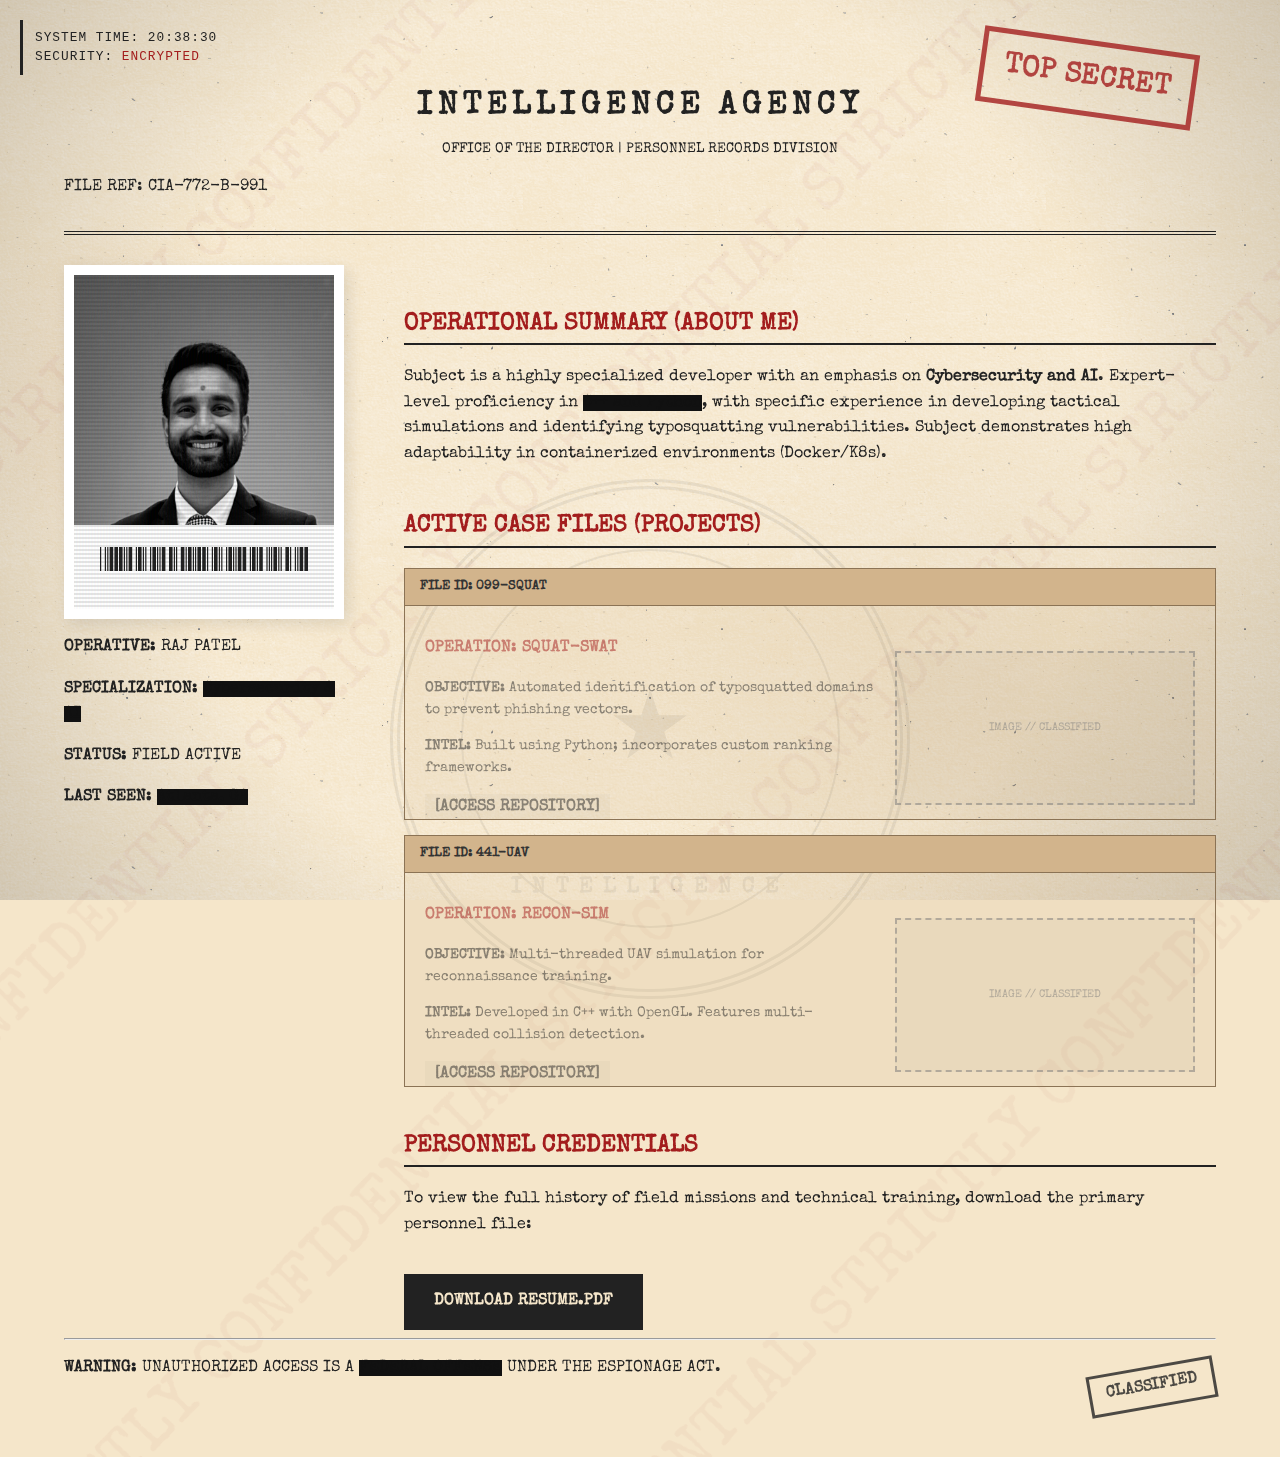
<file: index.html>
<!DOCTYPE html>
<html lang="en">
<head>
    <meta charset="UTF-8">
    <meta name="viewport" content="width=device-width, initial-scale=1.0">
    <title>Raj Patel</title>
    
    <link href="https://fonts.googleapis.com/css2?family=Special+Elite&family=Libre+Barcode+39&display=swap" rel="stylesheet">
    
    <link rel="stylesheet" href="style.css">
</head>
<body>
    <div id="surveillance-monitor">
    <div class="monitor-line">SYSTEM TIME: <span id="live-clock">00:00:00</span></div>
    <div class="monitor-line">SECURITY: <span class="status-blink">ENCRYPTED</span></div>
    </div>

    <div class="dossier-wrapper">
        
        <div class="css-seal-watermark">
            <div class="seal-outer">
                <div class="seal-inner">
                    <div class="seal-star">★</div>
                    <div class="seal-text-top">CYBER</div>
                    <div class="seal-text-bottom">INTELLIGENCE</div>
                </div>
            </div>
        </div>

        <div class="stamp top-secret" data-text="TOP SECRET">TOP SECRET</div>
        <div class="stamp classified">CLASSIFIED</div>

        <header class="dossier-header">
            <h1 class="agency-title decrypt-me">INTELLIGENCE AGENCY</h1>
            <p class="agency-subtitle">OFFICE OF THE DIRECTOR | PERSONNEL RECORDS DIVISION</p>
            <div class="file-number">FILE REF: CIA-772-B-991</div>
            <hr class="double-line">
        </header>

        <div class="main-content">
            <aside class="sidebar">
                <div class="profile-frame">
                    <img src="your-photo.jpg" alt="Subject Photo">
                    <div class="barcode">-RAJ PATEL-</div>
                </div>
                
                <div class="vitals">
                    <p><strong>OPERATIVE:</strong> RAJ PATEL</p>
                    <p><strong>SPECIALIZATION:</strong> <span class="redacted">Cybersecurity & AI</span></p>
                    <p><strong>STATUS:</strong> FIELD ACTIVE</p>
                    <p><strong>LAST SEEN:</strong> <span class="redacted">Atlanta, GA</span></p>
                </div>
            </aside>

            <main class="report-body">
                <section>
                    <h2 class="section-heading decrypt-me">OPERATIONAL SUMMARY (ABOUT ME)</h2>
                    <p>Subject is a highly specialized developer with an emphasis on <strong>Cybersecurity and AI</strong>. Expert-level proficiency in <span class="redacted">C++ and Python</span>, with specific experience in developing tactical simulations and identifying typosquatting vulnerabilities. Subject demonstrates high adaptability in containerized environments (Docker/K8s).</p>
                </section>

                <section class="active-ops">
                    <h2 class="section-heading decrypt-me">ACTIVE CASE FILES (PROJECTS)</h2>
                    
                    <div class="folder-stack">
                        <div class="case-file-folder">
                            <div class="folder-tab">FILE ID: 099-SQUAT</div>
                            <div class="folder-reveal-container">
                                <div class="project-details">
                                    <h3>OPERATION: SQUAT-SWAT</h3>
                                    <p><strong>OBJECTIVE:</strong> Automated identification of typosquatted domains to prevent phishing vectors.</p>
                                    <p><strong>INTEL:</strong> Built using Python; incorporates custom ranking frameworks.</p>
                                    <a href="#" class="intel-link">[ACCESS REPOSITORY]</a>
                                </div>
                                <div class="project-image-placeholder">
                                    <div class="image-box">IMAGE // CLASSIFIED</div>
                                </div>
                            </div>
                        </div>
                
                        <div class="case-file-folder">
                            <div class="folder-tab">FILE ID: 441-UAV</div>
                            <div class="folder-reveal-container">
                                <div class="project-details">
                                    <h3>OPERATION: RECON-SIM</h3>
                                    <p><strong>OBJECTIVE:</strong> Multi-threaded UAV simulation for reconnaissance training.</p>
                                    <p><strong>INTEL:</strong> Developed in C++ with OpenGL. Features multi-threaded collision detection.</p>
                                    <a href="#" class="intel-link">[ACCESS REPOSITORY]</a>
                                </div>
                                <div class="project-image-placeholder">
                                    <div class="image-box">IMAGE // CLASSIFIED</div>
                                </div>
                            </div>
                        </div>
                    </div>
                </section>
                <section>
                    <h2 class="section-heading">PERSONNEL CREDENTIALS</h2>
                    <p>To view the full history of field missions and technical training, download the primary personnel file:</p>
                    <a href="Raj Patel Resume .pdf" class="resume-btn" target="_blank">DOWNLOAD RESUME.PDF</a>
                </section>
            </main>
        </div>

        <footer class="dossier-footer">
            <hr>
            <p><strong>WARNING:</strong> UNAUTHORIZED ACCESS IS A <span class="redacted">FEDERAL OFFENSE</span> UNDER THE ESPIONAGE ACT.</p>
        </footer>
    </div>
<script>
    function updateMonitor() {
    const clockElement = document.getElementById('live-clock');
    const traceElement = document.getElementById('trace-status');
    
    // Update Clock
    const now = new Date();
    const timeString = now.toLocaleTimeString('en-US', { 
        hour12: false, 
        hour: '2-digit', 
        minute: '2-digit', 
        second: '2-digit' 
    });
    clockElement.innerText = timeString;

    // Randomize "Tracing" status for a 'TV-show' feel
    const statuses = ["ACTIVE", "STANDBY", "RE-ROUTING", "SECURE"];
    if (Math.random() > 0.95) { // 5% chance to change status every second
        traceElement.innerText = statuses[Math.floor(Math.random() * statuses.length)];
    }
}

// Start the monitor loop
setInterval(updateMonitor, 1000);
updateMonitor(); // Run immediately on load
const chars = "!@#$%^&*()_+-=[]{}|;:,.<>?/0123456789ABCDEFGHIJKLMNOPQRSTUVWXYZ";

document.querySelectorAll('.decrypt-me').forEach(element => {
    const originalText = element.innerText;
    let iteration = 0;
    let interval = null;

    element.onmouseenter = event => {
        // CHECK: If this element has already been decrypted, stop here.
        if (element.getAttribute('data-decrypted') === 'true') return;

        // MARK: Set the flag so it never runs again for this session
        element.setAttribute('data-decrypted', 'true');

        iteration = 0;
        clearInterval(interval);

        interval = setInterval(() => {
            event.target.innerText = event.target.innerText
                .split("")
                .map((char, index) => {
                    if (index < iteration) {
                        return originalText[index];
                    }
                    return chars[Math.floor(Math.random() * chars.length)];
                })
                .join("");

            if (iteration >= originalText.length) {
                clearInterval(interval);
                // Ensure the final text is exactly the original
                event.target.innerText = originalText;
            }

            iteration += 1; 
        }, 30);
    };
});
</script>
</body>
</html>
</file>
<file: style.css>
/* 1. RESET AND THEME */
html, body {
    margin: 0;
    padding: 0;
    width: 100%;
    min-height: 100vh;
}

body {
    background-color: #f5e6ca; /* Base Cream */
    
    background-image: 
        /* LAYER 1: The Vignette (Shadowed Edges) */
        radial-gradient(circle, rgba(0,0,0,0) 60%, rgba(0,0,0,0.15) 100%),

        /* LAYER 2: Large "Water Damage" Blotch (Bottom Right) */
        radial-gradient(circle at 80% 80%, rgba(139, 115, 85, 0.1) 0%, rgba(0,0,0,0) 30%),

        /* LAYER 4: Age Spot/Foxing (Center Left) */
        radial-gradient(circle at 10% 45%, rgba(139, 69, 19, 0.08) 0%, transparent 15%),

        /* LAYER 5: Your Local Parchment Texture */
        url("parchment.png");

    background-attachment: fixed;
    
    font-family: 'Special Elite', 'Courier New', Courier, monospace;
    color: #222;
    line-height: 1.6;
}

/* 2. LAYOUT WRAPPER */
.dossier-wrapper {
    width: 90%;
    max-width: 1200px;
    margin: 0 auto;
    padding: 60px 20px;
    position: relative;
    overflow: hidden;
}

/* 3. GLITCH STAMP EFFECT */
.stamp {
    position: absolute;
    font-weight: bold;
    text-transform: uppercase;
    opacity: 0.8;
    z-index: 10;
}

.top-secret {
    top: 40px;
    right: 40px;
    color: #a31d1d;
    border: 5px solid #a31d1d;
    padding: 10px 20px;
    font-size: 1.8rem;
    transform: rotate(8deg);
}

.glitch::before, .glitch::after {
    content: attr(data-text);
    position: absolute;
    top: 0; left: 0; width: 100%; height: 100%;
    clip: rect(0, 0, 0, 0);
}

.glitch::after {
    left: 2px; text-shadow: -1px 0 cyan;
    animation: glitch-anim-1 2s infinite linear alternate-reverse;
}

.glitch::before {
    left: -2px; text-shadow: 1px 0 red;
    animation: glitch-anim-2 3s infinite linear alternate-reverse;
}

@keyframes glitch-anim-1 {
    0% { clip: rect(20px, 9999px, 16px, 0); }
    100% { clip: rect(45px, 9999px, 11px, 0); }
}
@keyframes glitch-anim-2 {
    0% { clip: rect(15px, 9999px, 68px, 0); }
    100% { clip: rect(50px, 9999px, 5px, 0); }
}

.classified {
    bottom: 50px;
    right: 20px;
    border: 3px solid #222;
    padding: 5px 15px;
    transform: rotate(-10deg);
}

.red {
    color: #a31d1d;
}

/* 4. CSS SEAL WATERMARK */
.css-seal-watermark {
    position: absolute;
    top: 50%; left: 50%;
    transform: translate(-50%, -50%);
    width: 500px; height: 500px;
    opacity: 0.07;
    z-index: -1;
    pointer-events: none;
}

.seal-outer {
    width: 100%; height: 100%;
    border-radius: 50%;
    border: 10px double #222;
    display: flex; justify-content: center; align-items: center;
}

.seal-inner {
    width: 75%; height: 75%;
    border-radius: 50%;
    border: 2px solid #222;
    display: flex; justify-content: center; align-items: center;
    position: relative;
}

.seal-star { font-size: 6rem; }

.seal-text-top, .seal-text-bottom {
    position: absolute;
    font-weight: bold;
    letter-spacing: 10px;
    font-size: 1.4rem;
}
.seal-text-top { top: 20px; }
.seal-text-bottom { bottom: 20px; }

/* 5. HEADER */
.agency-title { text-align: center; letter-spacing: 5px; margin-bottom: 0; }
.agency-subtitle { text-align: center; font-size: 0.9rem; margin-top: 5px; }
.double-line { border: none; border-top: 4px double #222; margin: 30px 0; }

/* 6. CONTENT GRID */
.main-content {
    display: grid;
    grid-template-columns: 280px 1fr;
    gap: 60px;
}

.profile-frame {
    border: 10px solid #fff;
    box-shadow: 5px 5px 15px rgba(0,0,0,0.1);
    background: #fff;
    position: relative;
}

/* High-tech security camera scanline effect */
.profile-frame img {
    width: 100%;
    filter: grayscale(1) contrast(1.2);
    display: block;
}

.profile-frame::after {
    content: "";
    position: absolute;
    top: 0; left: 0; width: 100%; height: 100%;
    background: linear-gradient(rgba(18, 16, 16, 0) 50%, rgba(0, 0, 0, 0.1) 50%), 
                linear-gradient(90deg, rgba(255, 0, 0, 0.03), rgba(0, 255, 0, 0.01), rgba(0, 0, 255, 0.03));
    background-size: 100% 4px, 3px 100%;
    pointer-events: none;
}

.barcode {
    font-family: 'Libre Barcode 39', cursive;
    font-size: 2.5rem;
    text-align: center;
    padding: 10px 0;
}

/* 7. REDACTION */
.redacted {
    background: #111;
    color: #111;
    cursor: help;
    transition: background 0.4s;
}

.redacted:hover {
    background: transparent;
}

/* 8. CASE FILES & BUTTONS */
.section-heading { border-bottom: 2px solid #222; margin-top: 40px; color: #a31d1d; }
.case-file {
    margin: 25px 0;
    padding: 20px;
    border: 2px dashed #444;
}

.intel-link {
    color: #222;
    background: rgba(0,0,0,0.05);
    padding: 5px 10px;
    text-decoration: none;
    font-weight: bold;
}

.intel-link:hover { background: #222; color: #f5e6ca; }

.resume-btn {
    display: inline-block;
    background: #222;
    color: #f5e6ca;
    padding: 15px 30px;
    text-decoration: none;
    margin-top: 20px;
    font-weight: bold;
}

.decrypt-me {
    transition: color 0.2s ease;
    cursor: default;
}

.decrypt-me:hover {
    color: #a31d1d; /* Matches your stamps */
    text-shadow: 0 0 8px rgba(163, 29, 29, 0.4);
}

.resume-btn:hover { background: #a31d1d; }

.monitor-line {
    margin-bottom: 5px;
    letter-spacing: 1px;
}

/* The blinking security light */
.status-blink {
    color: #ff3333; /* Alert red */
    animation: blink-animation 1.5s steps(2, start) infinite;
}

#surveillance-monitor {
    position: absolute;
    top: 20px;
    left: 20px;
    
    /* THE FIXES */
    display: inline-flex;     /* Better than inline-block for vertical alignment */
    flex-direction: column;   /* Stacks the lines of text */
    width: fit-content;       /* Strictly fits the width of the text */
    height: fit-content;             /* Ensures it doesn't stretch vertically */
    max-width: 200px;         /* Prevents it from ever getting too wide */

    /* Aesthetics */
    background: rgba(0, 0, 0, 0);
    border-left: 3px solid #222;; /* Changed from green to dark to match your image theme */
    color: #222;
    padding: 8px 12px;
    font-family: 'Courier New', Courier, monospace;
    font-size: 0.8rem;
    z-index: 100;
    pointer-events: none;    
    text-transform: uppercase;
    line-height: 1.2;         /* Tightens the vertical spacing */
}

/* Ensure individual lines don't force extra height */
.monitor-line {
    margin: 2px 0;
    white-space: nowrap;
}

/* Security status now looks like a red ink warning */
.status-blink {
    color: #a31d1d; 
    animation: blink-animation 1.5s steps(2, start) infinite;
}

@keyframes blink-animation {
    to { visibility: hidden; }
}

/* Media query to hide on small mobile screens to prevent clutter */
@media (max-width: 600px) {
    #surveillance-monitor { display: none; }
}


/* 9. RESPONSIVE */
@media (max-width: 850px) {
    .main-content { grid-template-columns: 1fr; }
    .top-secret { position: relative; top: 0; right: 0; margin-bottom: 20px; width: fit-content; }
}

/* FOLDER STACK CONTAINER */
/* FOLDER STACK */
.folder-stack {
    display: flex;
    flex-direction: column;
    gap: 15px;
    margin-top: 20px;
}

.case-file-folder {
    position: relative;
    border: 1px solid #8b7355;
    background: rgba(210, 180, 140, 0.15);
    height: 250px; /* Fixed height for static look */
    overflow: hidden;
    transition: background 0.3s ease;
}

.folder-tab {
    background: #d2b48c;
    color: #333;
    padding: 8px 15px;
    font-weight: bold;
    font-size: 0.8rem;
    border-bottom: 1px solid #8b7355;
    z-index: 5;
    position: relative;
}

/* THE REVEAL CONTAINER */
.folder-reveal-container {
    display: grid;
    grid-template-columns: 1.5fr 1fr; /* Details on left, Image on right */
    gap: 20px;
    padding: 20px;
    opacity: 0.5; /* Hidden by default */
    transform: translateY(10px);
    transition: all 0.4s ease;
}

/* Show details on hover */
.case-file-folder:hover .folder-reveal-container {
    opacity: 1;
    transform: translateY(0);
}

.case-file-folder:hover {
    background: rgba(210, 180, 140, 0.3);
}

/* IMAGE PLACEHOLDER STYLE */
.project-image-placeholder {
    display: flex;
    align-items: center;
    justify-content: center;
}

.image-box {
    width: 100%;
    height: 150px;
    border: 2px dashed #8b7355;
    background: rgba(0, 0, 0, 0.05);
    display: flex;
    align-items: center;
    justify-content: center;
    color: #8b7355;
    font-size: 0.7rem;
    text-transform: uppercase;
    filter: grayscale(1);
}

/* Typographic tweaks */
.project-details h3 {
    margin-top: 0;
    color: #a31d1d;
    font-size: 1rem;
}

.project-details p {
    font-size: 0.85rem;
    margin-bottom: 15px;
}

body::before {
    /* Add more repetitions here to ensure it fills the grid */
    content: "STRICTLY CONFIDENTIAL   STRICTLY CONFIDENTIAL   STRICTLY CONFIDENTIAL   STRICTLY CONFIDENTIAL   STRICTLY CONFIDENTIAL";
    position: fixed;
    top: -50%; /* Start higher to cover corners during rotation */
    left: -50%; /* Start further left */
    width: 200%; 
    height: 200%;
    
    font-family: 'Special Elite', 'Courier New', monospace;
    font-size: 4rem;
    color: rgba(163, 29, 29, 0.04);
    
    transform: rotate(-45deg);
    
    /* THE FIX: Grid and Text Shadow Repetition */
    display: grid;
    grid-template-columns: repeat(5, 1fr);
    gap: 100px;
    
    /* This replicates the text multiple times vertically */
    text-shadow: 
        0 400px rgba(163, 29, 29, 0.04),
        0 800px rgba(163, 29, 29, 0.04),
        0 1200px rgba(163, 29, 29, 0.04),
        0 1600px rgba(163, 29, 29, 0.04);
        
    pointer-events: none;
    z-index: -2;
    white-space: nowrap;
    overflow: hidden;
    user-select: none;
}

/* Makes images look like printed surveillance shots */
.image-grid img, video {
    filter: grayscale(1) contrast(1.1) brightness(0.9);
    transition: filter 0.3s ease;
}

.image-grid img:hover, video:hover {
    filter: none; /* Reveals color on hover */
}

.evidence-section {
    margin-bottom: 50px;
}

/* SKILLS LAYOUT */
.skills-grid {
    display: grid;
    grid-template-columns: repeat(auto-fit, minmax(280px, 1fr));
    gap: 30px;
    margin-top: 20px;
}

.skill-category {
    padding: 15px;
    border: 1px solid rgba(0, 0, 0, 0.1);
    background: rgba(0, 0, 0, 0.02);
}

.category-label {
    font-size: 0.9rem;
    color: #a31d1d; /* Red 'Internal' Color */
    border-bottom: 1px solid #222;
    margin-bottom: 15px;
    padding-bottom: 5px;
}

.skill-item {
    font-family: 'Special Elite', 'Courier New', monospace;
    font-size: 0.85rem;
    display: flex;
    justify-content: space-between;
    margin-bottom: 10px;
    align-items: center;
}

.skill-level {
    font-weight: bold;
    letter-spacing: 2px;
    color: #222;
}

/* FOOTER STATUS */
.official-footer {
    margin-top: 25px;
    padding: 10px;
    border-top: 2px double #222;
    text-align: right;
    font-weight: bold;
    font-size: 0.8rem;
}

/* SIGNATURE SECTION */
.signature-container {
    margin-top: 60px;
    display: flex;
    justify-content: flex-end; /* Aligns to bottom right */
    padding: 20px;
}

.signature-line {
    width: 350px;
    border-top: 1px solid #222;
    padding-top: 10px;
    position: relative;
}

.signature-label {
    font-size: 0.65rem;
    letter-spacing: 1px;
    margin: 0 0 10px 0;
}

.signature-wrapper {
    position: relative;
    height: 80px;
}

.handwritten-signature {
    font-family: 'Beth Ellen', cursive;
    font-size: 2.0rem;
    color: rgba(20, 20, 100, 0.85); /* Blue fountain pen ink color */
    position: absolute;
    top: -10px;
    left: 20px;
    transform: rotate(-10deg); /* Slightly tilted handwriting */
}

/* THE 'CERTIFIED' STAMP BEHIND THE SIGNATURE */
.certified-stamp {
    position: absolute;
    top: -20px;
    right: 0;
    border: 3px solid rgba(163, 29, 29, 0.15); /* Faint Red Rubber Stamp */
    color: rgba(163, 29, 29, 0.15);
    padding: 5px 10px;
    font-weight: bold;
    font-size: 1.0rem;
    transform: rotate(15deg);
    pointer-events: none;
    z-index: 1;
}

.signatory-info {
    font-size: 0.7rem;
    line-height: 1.4;
    margin-top: 5px;
}

.insignia-grid {
    display: grid;
    /* Creates a responsive grid of centered items */
    grid-template-columns: repeat(auto-fit, minmax(120px, 1fr));
    gap: 30px;
    margin-top: 40px;
    justify-items: center; /* Centers items horizontally in their grid cells */
}

.insignia-item {
    /* Removed flex/padding properties as they are no longer needed for text alignment */
    display: block; 
}

/* THE POLISHED BRASS FRAME */
/* THE SOLID BRASS DISC */
.badge-frame {
    width: 100px;
    height: 100px;
    display: flex;
    justify-content: center;
    align-items: center;
    border-radius: 50%;
    
    /* APPLY THE TEXTURE HERE */
    background-size: 60px 60px;
    background-color: #777474;
    background-image: url('texture.png');
    background-blend-mode: normal;
    
    /* 3D Gold/Bronze Border */
    border: 3px solid #828282
    
    /* Strong shadows to make it look like a physical object */
    box-shadow:
        inset 1px 1px 2px rgba(255, 255, 255, 0.35),
        inset -1px -1px 2px rgba(0, 0, 0, 0.25),
        4px 6px 12px rgba(0, 0, 0, 0.4);
    
    position: relative;
    overflow: hidden; /* Clips the glint effect */
    transition: transform 0.3s ease;
}

/* THE ENGRAVED LOGO (Pressed into the metal) */
.badge-icon {
    font-size: 2.6rem;
    
    /* Dark bronze/black color for the 'bottom' of the engraving */
    color: #2b1d0e; 
    
    /* THE TRICK: This makes it look carved into the brass disc */
    /* It removes the need for background-masking on the icon itself */
    text-shadow: 
        0px 1px 1px rgba(255, 255, 255, 0.3), /* Light hitting the bottom edge */
        -1px -1px 2px rgba(0, 0, 0, 0.7);      /* Deep shadow at the top edge */
    
    /* Reset previous masking attempts that caused the 'line' issue */
    background: none !important;
    -webkit-background-clip: initial !important;
    background-clip: initial !important;
    -webkit-text-fill-color: initial !important;
    filter: drop-shadow(1px 1px 1px rgba(0,0,0,0.3));
}

.badge-frame:hover {
    transform: translateY(-5px);
    box-shadow: 6px 10px 15px rgba(0,0,0,0.4);
}

.badge-frame::after {
    content: "";
    position: absolute;
    top: -100%;
    left: -150%;
    width: 15px; /* Very narrow beam */
    height: 300%;
    background: linear-gradient(
        to right, 
        transparent 0%, 
        rgba(255, 255, 255, 0.4) 50%, 
        transparent 100%
    );
    transform: rotate(25deg);
    pointer-events: none;
}

.badge-frame:hover::after {
    animation: shine-sweep 0.7s ease-in-out forwards;
}

@keyframes shine-sweep {
    0% { left: -150%; opacity: 0; }
    20% { opacity: 1; }
    80% { opacity: 1; }
    100% { left: 200%; opacity: 0; }
}
</file>
